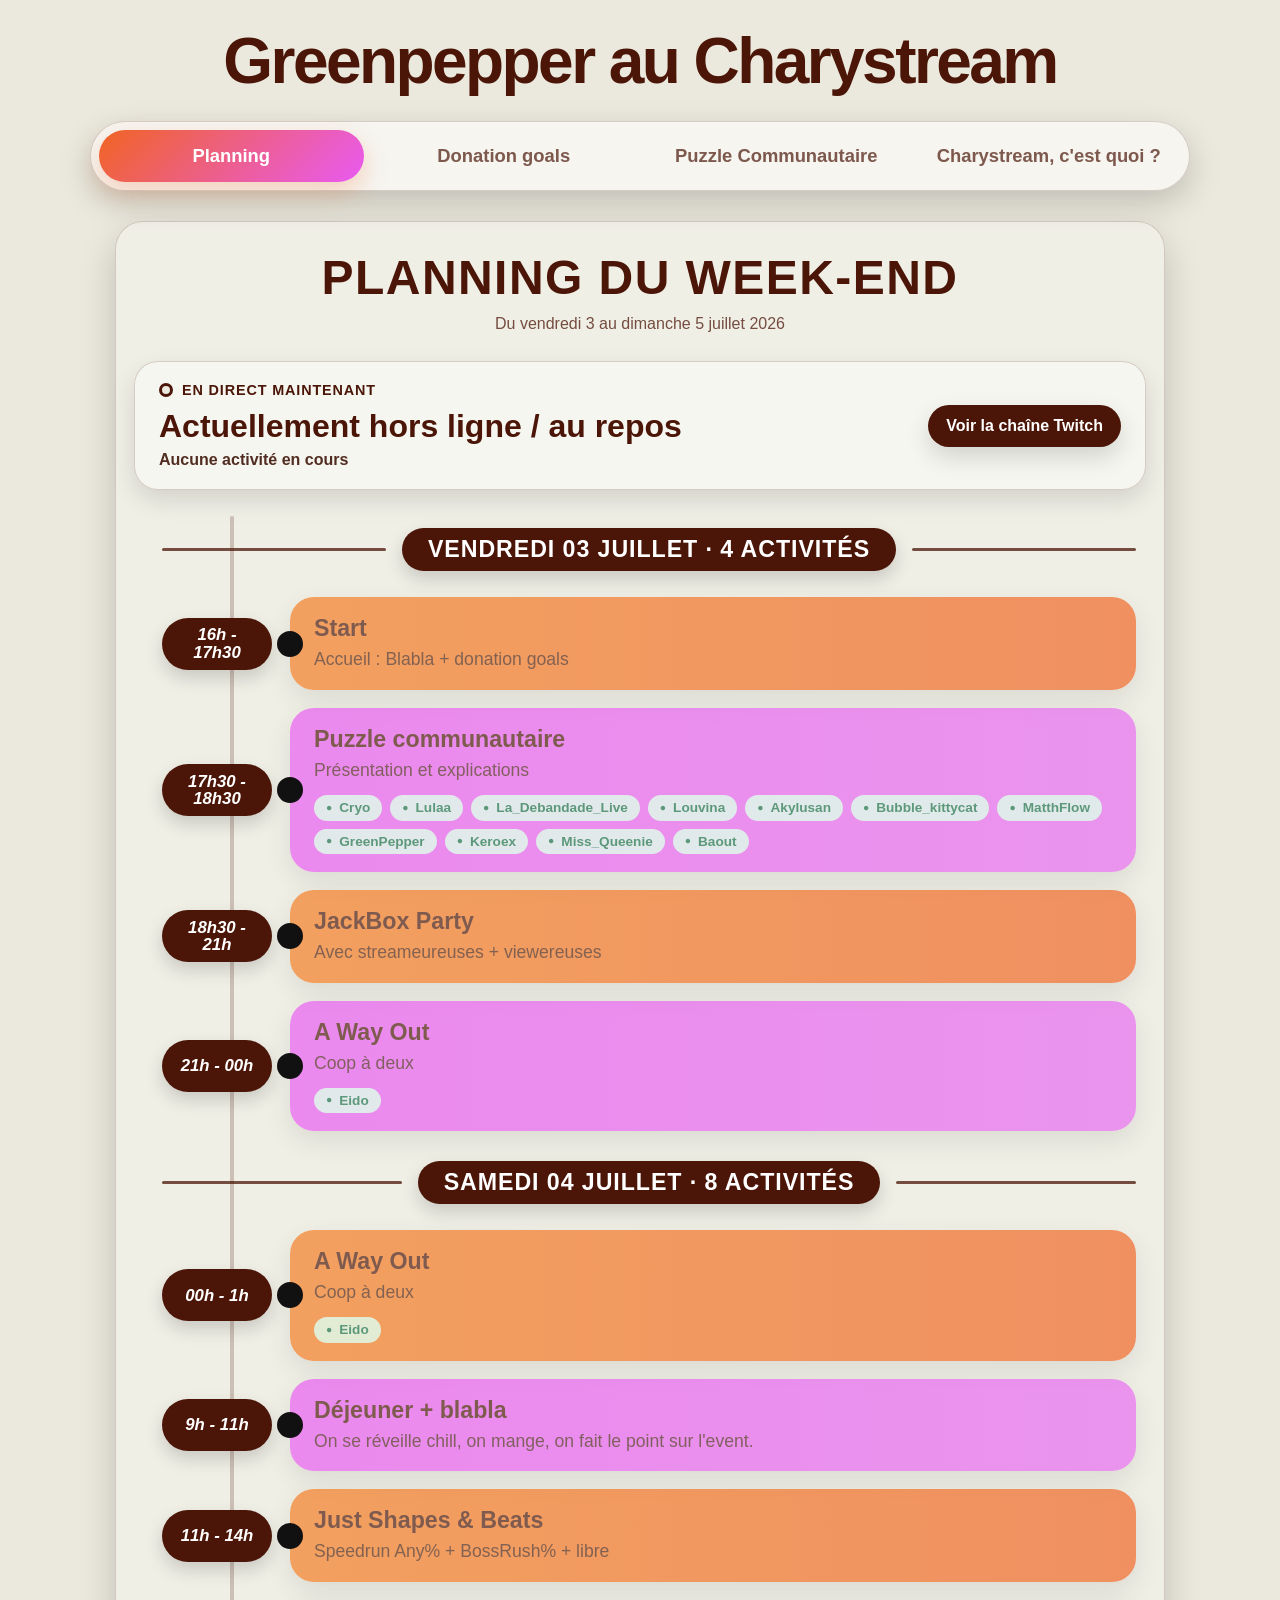
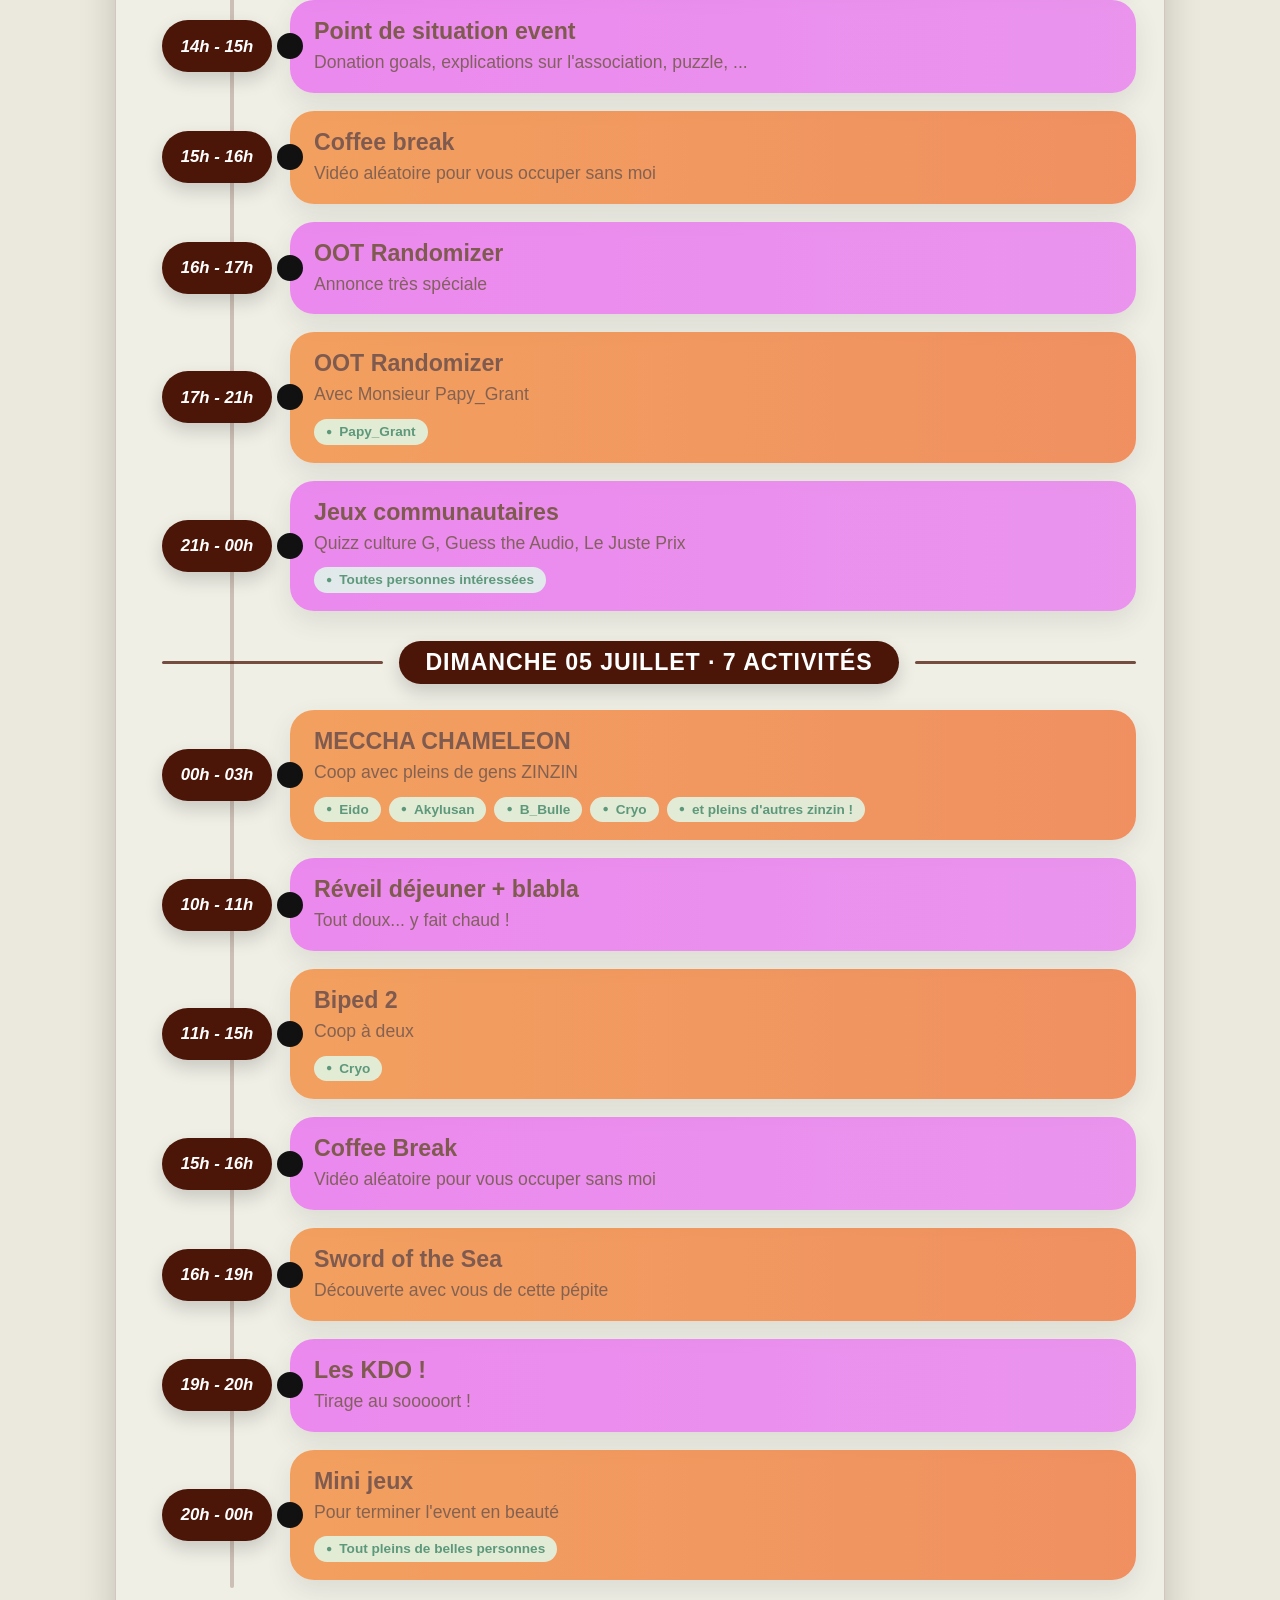
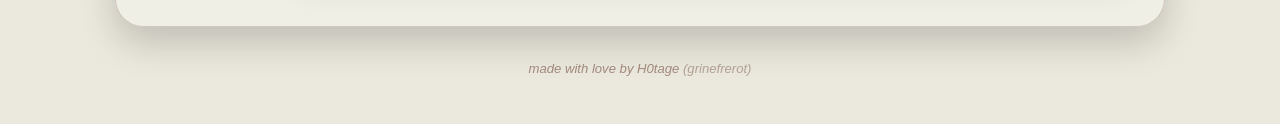
<file: index.html>
<!doctype html>
<html lang="fr">
<head>
  <meta charset="utf-8">

  <title>Greenpepper au Charystream</title>

  <meta name="viewport" content="width=device-width, initial-scale=1">

  <link rel="stylesheet" href="css/style.css">
  <link rel="icon" type="image/png" href="assets/favicon.png">
  <link rel="apple-touch-icon" href="assets/favicon.png">
  <script src="js/app.js?v=3" defer></script>
</head>

<body>
  <main>
    <header class="page-title">
      <h1>Greenpepper au Charystream</h1>
    </header>

<nav class="tabs" aria-label="Sélection du contenu">
  <button class="tab active" type="button" data-target="planning">
    Planning
  </button>

  <button class="tab" type="button" data-target="donation-goals">
    Donation goals
  </button>

  <button class="tab" type="button" data-target="puzzle-communautaire">
    Puzzle Communautaire
  </button>

  <button class="tab" type="button" data-target="charystream-info">
    Charystream, c'est quoi ?
  </button>
</nav>

    <section id="donation-goals" class="content">
      <div class="goals-board">
        <div class="goals-header">
          <div class="goal-icon" aria-hidden="true">
            <svg viewBox="0 0 64 64">
              <path d="M18 34h9l8 8h9c5 0 8 3 8 7v1H28l-13-7H8v-9h10z"></path>
              <path d="M35 24c-7-6-1-15 6-9 7-6 13 3 6 9l-6 6z"></path>
            </svg>
          </div>

          <div class="goal-title-block">
            <h2 class="goal-title">Donation goals</h2>
            <div class="goal-subtitle">GreenPepper</div>
            <div class="header-line"></div>
            <p class="goal-intro">
              Est-ce que tu es prêt à ajouter ton grain de poivre au poivrier ?
            </p>
          </div>

          <div class="streamer-area">
            <div class="charystream-badge">CharyStream<br>2026</div>
            <img class="streamer-photo" src="assets/greenpepper.webp" alt="Greenpepper">
          </div>
        </div>

        <ul class="goals-list">
          <li class="goal-row red fil-rouge">
            <span class="amount amount-long">À chaque<br>palier atteint</span>
            <span>
              On fait une course de boules sur Marbles on Stream.<br>
              La personne qui gagne double ses chances pour remporter des cadeaux le dimanche !
            </span>
          </li>

          <li class="goal-row red fil-rouge">
            <span class="amount amount-long">1 don d’au<br>moins 5€</span>
            <span>
              Puzzle communautaire : Le Poivrier VS le reste du monde.<br>
              Donne accès au puzzle du Poivrier. Tape !puzzle dans le tchat Twitch pour toutes les infos !
            </span>
          </li>

          <li class="goal-row pink">
            <span class="amount">25€</span>
            <span>On arrête tout et on fait cinq minutes de câlins à Maurice</span>
          </li>

          <li class="goal-row orange">
            <span class="amount">50€</span>
            <span>Reveal des cadeaux à gagner à la fin de l'event</span>
          </li>

          <li class="goal-row pink">
            <span class="amount">100€</span>
            <span>Reveal de GreenPepper quand il n'était pas encore vieux</span>
          </li>

          <li class="goal-row orange">
            <span class="amount">150€</span>
            <span>Surprise !</span>
          </li>

          <li class="goal-row pink">
            <span class="amount">200€</span>
            <span>Le Père Green reviendra un jour en live pour votre plus grand bonheur</span>
          </li>

          <li class="goal-row orange">
            <span class="amount">250€</span>
            <span>Je perds 14 ans en seulement 5 minutes en me rasant la barbe</span>
          </li>

          <li class="goal-row pink">
            <span class="amount">300€</span>
            <span>On trie et on classe ensemble tous les clips de la chaîne</span>
          </li>

          <li class="goal-row orange">
            <span class="amount">400€</span>
            <span>J'organise un Archipelago géant avec plus de 50 personnes</span>
          </li>

          <li class="goal-row pink">
            <span class="amount">500€</span>
            <span>Mario Golf 64 avec BlueGuy : Duel de couleur</span>
          </li>

          <li class="goal-row orange">
            <span class="amount">600€</span>
            <span>Seed de OOT rando en Crowd Control</span>
          </li>

          <li class="goal-row pink">
            <span class="amount">700€</span>
            <span>Suisse VS France - le vrai débat</span>
          </li>

          <li class="goal-row orange">
            <span class="amount">850€</span>
            <span>Live cuisine "Poivre vert" avec Hotage Etchebest</span>
          </li>

          <li class="goal-row pink">
            <span class="amount">1000€</span>
            <span>Green VS Wild - Je vous emmène en rando dans les montagnes Suisses</span>
          </li>

          <li class="goal-row orange">
            <span class="amount">1250€</span>
            <span>Je joue à Hollow Knight pour la première fois de ma vie.</span>
          </li>

          <li class="goal-row pink">
            <span class="amount">1666€</span>
            <span>Je vais jusqu'à Nancy pour que Papy me paie un BK (+ de 4h de route)</span>
          </li>

          <li class="goal-row orange">
            <span class="amount">2026€</span>
            <span>Je fais une seed de rando OOT All Sanity jusqu'au bout (non découplé)</span>
          </li>

          <li class="goal-row pink">
            <span class="amount">3333€</span>
            <span>Je suis un tuto de peinture de Bob Ross</span>
          </li>

          <li class="goal-row orange">
            <span class="amount">6666€</span>
            <span>Je ne rage plus jamais en jouant à League of Legends. Sinon je désinstalle le jeu à vie !</span>
          </li>
        </ul>
      </div>
    </section>

    <section id="planning" class="content active">
      <div class="schedule-board">
        <header class="schedule-header">
          <h2>Planning du week-end</h2>
          <p>Du vendredi 3 au dimanche 5 juillet 2026</p>
        </header>

        <div class="now-live-card is-rest" id="now-live" aria-live="polite">
  <div class="now-live-main">
    <div class="now-live-text">
      <div class="now-live-status">
        <span class="now-live-dot" aria-hidden="true"></span>
        <span>En direct maintenant</span>
      </div>

      <h3 id="now-live-title">Actuellement hors ligne / au repos</h3>
      <p id="now-live-time">Aucune activité en cours</p>
    </div>

    <a
      class="now-live-button"
      id="now-live-link"
      href="https://www.twitch.tv/greenpepperch"
      target="_blank"
      rel="noopener"
    >
      Voir la chaîne Twitch
    </a>
  </div>
</div>
        <div class="schedule-timeline" aria-label="Planning vertical du Charystream">
          <div class="day-separator">
            <span>Vendredi 03 juillet · 4 activités</span>
          </div>

          <article class="schedule-item orange"
            data-start="2026-07-03T16:00:00+02:00"
            data-end="2026-07-03T17:30:00+02:00">
            <div class="schedule-time">16h - 17h30</div>
            <div class="schedule-content">
              <h3>Start</h3>
              <p>Accueil : Blabla + donation goals</p>
            </div>
          </article>

          <article class="schedule-item pink"
            data-start="2026-07-03T17:30:00+02:00"
            data-end="2026-07-03T18:30:00+02:00">
            <div class="schedule-time">17h30 - 18h30</div>
            <div class="schedule-content">
              <h3>Puzzle communautaire</h3>
              <p>Présentation et explications</p>

              <div class="people-list">
                <span class="person-chip">Cryo</span>
                <span class="person-chip">Lulaa</span>
                <span class="person-chip">La_Debandade_Live</span>
                <span class="person-chip">Louvina</span>
                <span class="person-chip">Akylusan</span>
                <span class="person-chip">Bubble_kittycat</span>
                <span class="person-chip">MatthFlow</span>
                <span class="person-chip">GreenPepper</span>
                <span class="person-chip">Keroex</span>
                <span class="person-chip">Miss_Queenie</span>
                <span class="person-chip">Baout</span>
              </div>
            </div>
          </article>

          <article class="schedule-item orange"
            data-start="2026-07-03T18:30:00+02:00"
            data-end="2026-07-03T21:00:00+02:00">
            <div class="schedule-time">18h30 - 21h</div>
            <div class="schedule-content">
              <h3>JackBox Party</h3>
              <p>Avec streameureuses + viewereuses</p>
            </div>
          </article>

          <article class="schedule-item pink"
            data-start="2026-07-03T21:00:00+02:00"
            data-end="2026-07-04T00:00:00+02:00">
            <div class="schedule-time">21h - 00h</div>
            <div class="schedule-content">
              <h3>A Way Out</h3>
              <p>Coop à deux</p>

              <div class="people-list">
                <span class="person-chip">Eido</span>
              </div>
            </div>
          </article>

          <div class="day-separator">
            <span>Samedi 04 juillet · 8 activités</span>
          </div>

          <article class="schedule-item orange"
            data-start="2026-07-04T00:00:00+02:00"
            data-end="2026-07-04T01:00:00+02:00">
            <div class="schedule-time">00h - 1h</div>
            <div class="schedule-content">
              <h3>A Way Out</h3>
              <p>Coop à deux</p>

              <div class="people-list">
                <span class="person-chip">Eido</span>
              </div>
            </div>
          </article>

          <article class="schedule-item pink"
            data-start="2026-07-04T09:00:00+02:00"
            data-end="2026-07-04T11:00:00+02:00">
            <div class="schedule-time">9h - 11h</div>
            <div class="schedule-content">
              <h3>Déjeuner + blabla</h3>
              <p>On se réveille chill, on mange, on fait le point sur l'event.</p>
            </div>
          </article>

          <article class="schedule-item orange"
            data-start="2026-07-04T11:00:00+02:00"
            data-end="2026-07-04T14:00:00+02:00">
            <div class="schedule-time">11h - 14h</div>
            <div class="schedule-content">
              <h3>Just Shapes &amp; Beats</h3>
              <p>Speedrun Any% + BossRush% + libre</p>
            </div>
          </article>

          <article class="schedule-item pink"
            data-start="2026-07-04T14:00:00+02:00"
            data-end="2026-07-04T15:00:00+02:00">
            <div class="schedule-time">14h - 15h</div>
            <div class="schedule-content">
              <h3>Point de situation event</h3>
              <p>Donation goals, explications sur l'association, puzzle, ...</p>
            </div>
          </article>

          <article class="schedule-item orange"
            data-start="2026-07-04T15:00:00+02:00"
            data-end="2026-07-04T16:00:00+02:00">
            <div class="schedule-time">15h - 16h</div>
            <div class="schedule-content">
              <h3>Coffee break</h3>
              <p>Vidéo aléatoire pour vous occuper sans moi</p>
            </div>
          </article>

          <article class="schedule-item pink"
            data-start="2026-07-04T16:00:00+02:00"
            data-end="2026-07-04T17:00:00+02:00">
            <div class="schedule-time">16h - 17h</div>
            <div class="schedule-content">
              <h3>OOT Randomizer</h3>
              <p>Annonce très spéciale</p>
            </div>
          </article>

          <article class="schedule-item orange"
            data-start="2026-07-04T17:00:00+02:00"
            data-end="2026-07-04T21:00:00+02:00">
            <div class="schedule-time">17h - 21h</div>
            <div class="schedule-content">
              <h3>OOT Randomizer</h3>
              <p>Avec Monsieur Papy_Grant</p>

              <div class="people-list">
                <span class="person-chip">Papy_Grant</span>
              </div>
            </div>
          </article>

          <article class="schedule-item pink"
            data-start="2026-07-04T21:00:00+02:00"
            data-end="2026-07-05T00:00:00+02:00">
            <div class="schedule-time">21h - 00h</div>
            <div class="schedule-content">
              <h3>Jeux communautaires</h3>
              <p>Quizz culture G, Guess the Audio, Le Juste Prix</p>

              <div class="people-list">
                <span class="person-chip">Toutes personnes intéressées</span>
              </div>
            </div>
          </article>

          <div class="day-separator">
            <span>Dimanche 05 juillet · 7 activités</span>
          </div>

          <article class="schedule-item orange"
            data-start="2026-07-05T00:00:00+02:00"
            data-end="2026-07-05T03:00:00+02:00">
            <div class="schedule-time">00h - 03h</div>
            <div class="schedule-content">
              <h3>MECCHA CHAMELEON</h3>
              <p>Coop avec pleins de gens ZINZIN</p>

              <div class="people-list">
                <span class="person-chip">Eido</span>
                <span class="person-chip">Akylusan</span>
                <span class="person-chip">B_Bulle</span>
                <span class="person-chip">Cryo</span>
                <span class="person-chip">et pleins d'autres zinzin !</span>
              </div>
            </div>
          </article>

          <article class="schedule-item pink"
            data-start="2026-07-05T10:00:00+02:00"
            data-end="2026-07-05T11:00:00+02:00">
            <div class="schedule-time">10h - 11h</div>
            <div class="schedule-content">
              <h3>Réveil déjeuner + blabla</h3>
              <p>Tout doux... y fait chaud !</p>
            </div>
          </article>

          <article class="schedule-item orange"
            data-start="2026-07-05T11:00:00+02:00"
            data-end="2026-07-05T15:00:00+02:00">
            <div class="schedule-time">11h - 15h</div>
            <div class="schedule-content">
              <h3>Biped 2</h3>
              <p>Coop à deux</p>

              <div class="people-list">
                <span class="person-chip">Cryo</span>
              </div>
            </div>
          </article>

          <article class="schedule-item pink"
            data-start="2026-07-05T15:00:00+02:00"
            data-end="2026-07-05T16:00:00+02:00">
            <div class="schedule-time">15h - 16h</div>
            <div class="schedule-content">
              <h3>Coffee Break</h3>
              <p>Vidéo aléatoire pour vous occuper sans moi</p>
            </div>
          </article>

          <article class="schedule-item orange"
            data-start="2026-07-05T16:00:00+02:00"
            data-end="2026-07-05T19:00:00+02:00">
            <div class="schedule-time">16h - 19h</div>
            <div class="schedule-content">
              <h3>Sword of the Sea</h3>
              <p>Découverte avec vous de cette pépite</p>
            </div>
          </article>

          <article class="schedule-item pink"
            data-start="2026-07-05T19:00:00+02:00"
            data-end="2026-07-05T20:00:00+02:00">
            <div class="schedule-time">19h - 20h</div>
            <div class="schedule-content">
              <h3>Les KDO !</h3>
              <p>Tirage au sooooort !</p>
            </div>
          </article>

          <article class="schedule-item orange"
            data-start="2026-07-05T20:00:00+02:00"
            data-end="2026-07-06T00:00:00+02:00">
            <div class="schedule-time">20h - 00h</div>
            <div class="schedule-content">
              <h3>Mini jeux</h3>
              <p>Pour terminer l'event en beauté</p>

              <div class="people-list">
                <span class="person-chip">Tout pleins de belles personnes</span>
              </div>
            </div>
          </article>
        </div>
      </div>
    </section>

<section id="puzzle-communautaire" class="content">
  <div class="puzzle-board">
    <header class="puzzle-header">
      <h2>Puzzle Communautaire</h2>
      <p>Le Poivrier VS le reste du monde</p>
      <p class="puzzle-credit">Merci Lorexe pour la création de ce tutoriel</p>
    </header>

    <div class="puzzle-content">
      <article class="puzzle-hero-card">
        <div>
          <h3>Principe du jeu</h3>
          <p>
            Il s’agit d’un puzzle communautaire multijoueur. En début de partie,
            vous n’avez pas toutes les pièces : seulement une poignée d’environ
            270 pièces.
          </p>
          <p>
            De nouveaux lots de 100 pièces se débloquent au fur et à mesure que
            le puzzle avance.
          </p>
          <p>
            Si vous voyez d’autres pièces bouger, ce n’est pas un fantôme :
            d’autres personnes jouent en même temps.
          </p>
        </div>

        <div class="puzzle-quick-info">
          <span>🧩 Multijoueur</span>
          <span>🔓 Pièces débloquées progressivement</span>
          <span>💬 Mini-chat intégré</span>
        </div>
      </article>

<article class="puzzle-card">
  <h3>Comment rejoindre ?</h3>

  <p>
    Rendez-vous sur la page du jeu, puis connectez-vous avec les informations
    reçues avec le guide.
  </p>

  <a class="puzzle-button" href="https://jigsaw-ap.netlify.app/" target="_blank" rel="noopener">
    Ouvrir le jeu
  </a>

  <p class="puzzle-note">
    Il n’y a pas besoin de mot de passe : remplissez les champs demandés,
    puis cliquez sur <strong>Login &amp; Connect</strong>.
  </p>

  <img
    class="puzzle-screen"
    src="assets/puzzle_screen1.webp"
    alt="Écran de connexion au puzzle communautaire"
  >
</article>

      <article class="puzzle-card">
        <h3>Étape 1 — Télécharger l’image CharyStream</h3>
        <p>
          Avant de rejoindre la partie, téléchargez l’image CharyStream qui servira
          d’image de référence pour le puzzle.
        </p>

        <a class="puzzle-button" href="assets/Puzzle_CharyStream.webp?v=2" download="Puzzle_CharyStream.webp">
        Télécharger l’image
        </a>
      </article>

<article class="puzzle-card">
  <h3>Étape 2 — Choisir l’image du puzzle</h3>

  <p>
    Dans le menu de droite du jeu, cliquez sur
    <strong>load custom image</strong>, puis sélectionnez l’image CharyStream
    téléchargée sur votre ordinateur.
  </p>

  <p>
    Si l’image apparaît correctement à l’écran, vous pouvez rejoindre la partie
    en cliquant sur le bouton vert <strong>Start</strong>.
  </p>

  <img
    class="puzzle-screen"
    src="assets/puzzle_screen2.webp"
    alt="Bouton load custom image dans le menu du puzzle"
  >
</article>

      <article class="puzzle-card">
        <h3>Étape 3 — Déplacer et pivoter les pièces</h3>
        <p>
          Les pièces se déplacent en maintenant le clic de la souris. Elles se déposent
          quand vous relâchez le clic.
        </p>
        <p>
          Tant que vous avez une pièce “en main”, utilisez la molette pour la faire
          tourner de 90°.
        </p>
      </article>

      <article class="puzzle-card">
        <h3>Étape 4 — Assembler les pièces</h3>
        <p>
          Si deux pièces peuvent s’assembler, elles le feront automatiquement
          lorsque vous les déposez côte à côte.
        </p>
      </article>

      <article class="puzzle-card">
  <h3>Étape 5 — Comprendre l’avancement</h3>

  <p>
    En haut à droite, le jeu affiche l’état d’avancement du puzzle.
  </p>

  <img
    class="puzzle-screen puzzle-screen-small"
    src="assets/puzzle_screen3.webp"
    alt="Indicateurs Merges du puzzle"
  >

  <div class="puzzle-definition-list">
    <div>
      <strong>Merges</strong>
      <span>Nombre total d’assemblages déjà réalisés.</span>
    </div>

    <div>
      <strong>Merges possible</strong>
      <span>Nombre d’assemblages réalisables avec les pièces actuellement disponibles.</span>
    </div>
  </div>

  <p class="puzzle-note">
    Exemple : s’il y a 20 assemblages réalisés et 70 assemblages possibles,
    il reste 50 assemblages à faire.
  </p>
</article>

      <article class="puzzle-card">
        <h3>Jouer sur écran tactile</h3>
        <p>
          Le jeu est utilisable sur écran tactile. La différence principale concerne
          la rotation des pièces.
        </p>
        <p>
          Quand vous déplacez une pièce avec un doigt, elle peut pivoter à 90°
          en déplaçant un deuxième doigt sur l’écran.
        </p>
      </article>

      <article class="puzzle-final-card">
        <h3>Bon jeu à tous.tes</h3>
        <p>
          Coopérez, discutez dans le mini-chat et aidez le Poivrier à venir à bout
          du puzzle communautaire.
        </p>
      </article>
    </div>
  </div>
</section>

<section id="charystream-info" class="content">
  <div class="charystream-board">
    <header class="charystream-header">
      <h2>Charystream, c'est quoi ?</h2>
      <p>Un événement caritatif en stream au profit de la lutte contre la sclérose en plaques.</p>
    </header>

<article class="charystream-hero-card">
  <h3>Le cœur battant de la solidarité</h3>

  <div class="charystream-date-badge">
    <strong>Édition 2026</strong>
    <span>Du vendredi 3 au dimanche 5 juillet 2026</span>
  </div>

  <p>
    CharyStream rassemble des streamer.euse.s autour d’une cause commune :
    soutenir la lutte contre la sclérose en plaques.
  </p>

        <p>
          Pendant l’événement, les lives, les activités et les dons permettent de
          sensibiliser le public, de soutenir la recherche et d’améliorer le quotidien
          des personnes touchées par la maladie.
        </p>

        <a class="charystream-button" href="https://charystream.com/" target="_blank" rel="noopener">
          Voir le site officiel
        </a>
      </article>

      <div class="charystream-stat-grid">
        <article class="charystream-stat-card">
          <strong>2025</strong>
          <span>Première édition</span>
        </article>

        <article class="charystream-stat-card">
          <strong>21</strong>
          <span>Streamer.euse.s</span>
        </article>

        <article class="charystream-stat-card">
          <strong>18 059,75 €</strong>
          <span>Récoltés en 3 jours</span>
        </article>
      </div>

      <article class="charystream-card">
        <h3>Pourquoi cet événement existe ?</h3>

        <p>
          La sclérose en plaques est une maladie neurologique chronique et invalidante.
          CharyStream vise à réunir une communauté autour du divertissement tout en
          donnant de la visibilité à cette pathologie.
        </p>

        <p>
          L’événement met aussi en avant des témoignages et des activités éducatives
          pour mieux comprendre la maladie et les réalités vécues par les personnes concernées.
        </p>
      </article>

      <article class="charystream-card">
        <h3>À qui vont les dons ?</h3>

        <p>
          Les dons soutiennent France Sclérose en Plaques, une structure engagée dans
          la recherche, l’accompagnement des personnes malades et la sensibilisation.
        </p>

        <a class="charystream-button secondary" href="https://www.arsep.org/" target="_blank" rel="noopener">
          En savoir plus sur France Sclérose en Plaques
        </a>
      </article>
    </div>
  </div>
</section>
    
    <footer class="site-footer">
      made with love by H0tage <span>(grinefrerot)</span>
    </footer>
  </main>
</body>
</html>
</file>
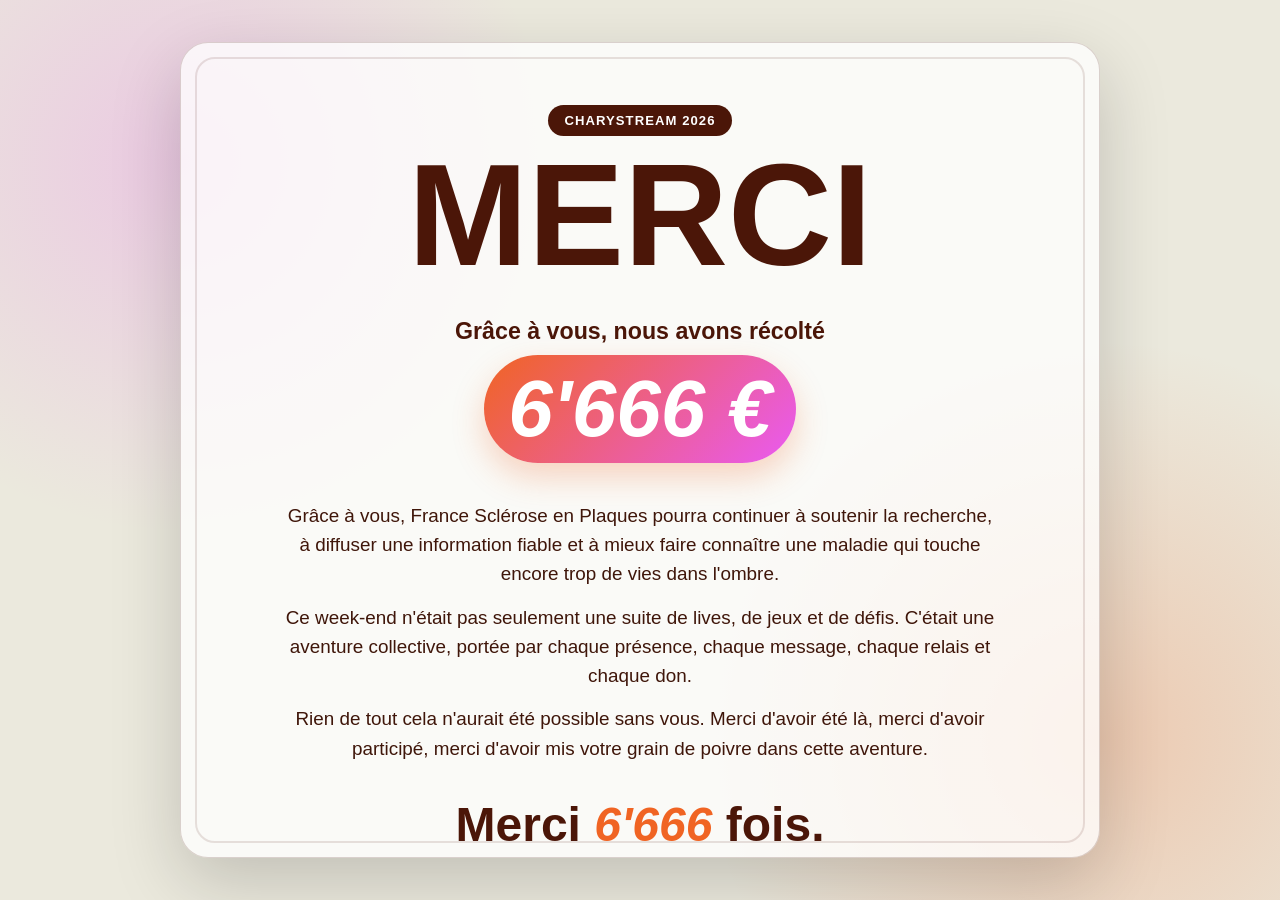
<file: merci.html>
<!doctype html>
<html lang="fr">
<head>
  <meta charset="utf-8">

  <title>Merci - Greenpepper au Charystream</title>

  <meta name="viewport" content="width=device-width, initial-scale=1">

  <style>
    :root {
      --page-bg: #ebe9dd;
      --brown: #4b1608;
      --orange: #f06423;
      --pink: #e95af2;
      --text: #3f160a;
      --border: rgba(66, 21, 8, 0.18);
      --shadow: rgba(0, 0, 0, 0.18);
      --gradient-brand: linear-gradient(135deg, var(--orange), var(--pink));
    }

    * {
      box-sizing: border-box;
    }

    html,
    body {
      min-height: 100%;
      margin: 0;
    }

    body {
      min-height: 100vh;
      padding: clamp(14px, 4vw, 42px);
      display: grid;
      place-items: center;
      overflow: hidden;
      background:
        radial-gradient(circle at 14% 18%, rgba(233, 90, 242, 0.22), transparent 28%),
        radial-gradient(circle at 86% 82%, rgba(240, 100, 35, 0.24), transparent 30%),
        var(--page-bg);
      color: var(--text);
      font-family: Arial, Helvetica, sans-serif;
    }

    .thanks-card {
      position: relative;
      width: min(100%, 920px);
      max-height: calc(100vh - clamp(28px, 8vw, 84px));
      padding: clamp(26px, 5vw, 62px);
      overflow: auto;
      border: 1px solid var(--border);
      border-radius: 28px;
      background: rgba(255, 255, 255, 0.76);
      box-shadow: 0 24px 70px var(--shadow);
      text-align: center;
    }

    .thanks-card::before {
      content: "";
      position: absolute;
      inset: 14px;
      z-index: 0;
      border: 2px solid rgba(75, 22, 8, 0.12);
      border-radius: 20px;
      pointer-events: none;
    }

    .thanks-content {
      position: relative;
      z-index: 1;
    }

    .thanks-kicker {
      display: inline-flex;
      align-items: center;
      justify-content: center;
      margin: 0 0 18px;
      padding: 8px 16px;
      border-radius: 999px;
      background: var(--brown);
      color: white;
      font-size: 0.82rem;
      font-weight: 900;
      letter-spacing: 0.08em;
      text-transform: uppercase;
    }

    h1 {
      margin: 0;
      color: var(--brown);
      font-size: clamp(4rem, 14vw, 9rem);
      font-weight: 900;
      line-height: 0.86;
      text-transform: uppercase;
    }

    .thanks-lead {
      margin: clamp(22px, 4vw, 40px) auto 10px;
      color: var(--brown);
      font-size: clamp(1.05rem, 2.4vw, 1.45rem);
      font-weight: 900;
    }

    .thanks-amount {
      width: fit-content;
      max-width: 100%;
      margin: 0 auto clamp(24px, 4vw, 38px);
      padding: 14px 24px;
      border-radius: 999px;
      background: var(--gradient-brand);
      box-shadow: 0 14px 32px rgba(240, 100, 35, 0.26);
      color: white;
      font-size: clamp(2rem, 7vw, 5rem);
      font-style: italic;
      font-weight: 900;
      line-height: 1;
      overflow-wrap: anywhere;
    }

    .thanks-text {
      max-width: 720px;
      margin: 0 auto;
    }

    .thanks-text p {
      margin: 0 0 14px;
      font-size: clamp(1rem, 1.7vw, 1.18rem);
      line-height: 1.55;
    }

    .thanks-final {
      margin: clamp(24px, 4vw, 36px) auto 0;
      color: var(--brown);
      font-size: clamp(1.45rem, 4vw, 3rem);
      font-weight: 900;
      line-height: 1.1;
    }

    .thanks-final span {
      color: var(--orange);
      font-style: italic;
      overflow-wrap: anywhere;
    }

    @media (max-width: 640px) {
      body {
        overflow: auto;
      }

      .thanks-card {
        max-height: none;
        border-radius: 20px;
      }

      .thanks-card::before {
        inset: 9px;
        border-radius: 15px;
      }
    }
  </style>
</head>

<body>
  <article class="thanks-card" aria-labelledby="thanks-title">
    <div class="thanks-content">
      <p class="thanks-kicker">Charystream 2026</p>

      <h1 id="thanks-title">Merci</h1>

      <p class="thanks-lead">Grâce à vous, nous avons récolté</p>

      <p class="thanks-amount">6'666 €</p>

      <div class="thanks-text">
        <p>
          Grâce à vous, France Sclérose en Plaques pourra continuer à soutenir
          la recherche, à diffuser une information fiable et à mieux faire connaître
          une maladie qui touche encore trop de vies dans l'ombre.
        </p>

        <p>
          Ce week-end n'était pas seulement une suite de lives, de jeux et de défis.
          C'était une aventure collective, portée par chaque présence, chaque message,
          chaque relais et chaque don.
        </p>

        <p>
          Rien de tout cela n'aurait été possible sans vous. Merci d'avoir été là,
          merci d'avoir participé, merci d'avoir mis votre grain de poivre dans cette aventure.
        </p>
      </div>

      <p class="thanks-final">
        Merci <span>6'666</span> fois.
      </p>
    </div>
  </article>
</body>
</html>
</file>
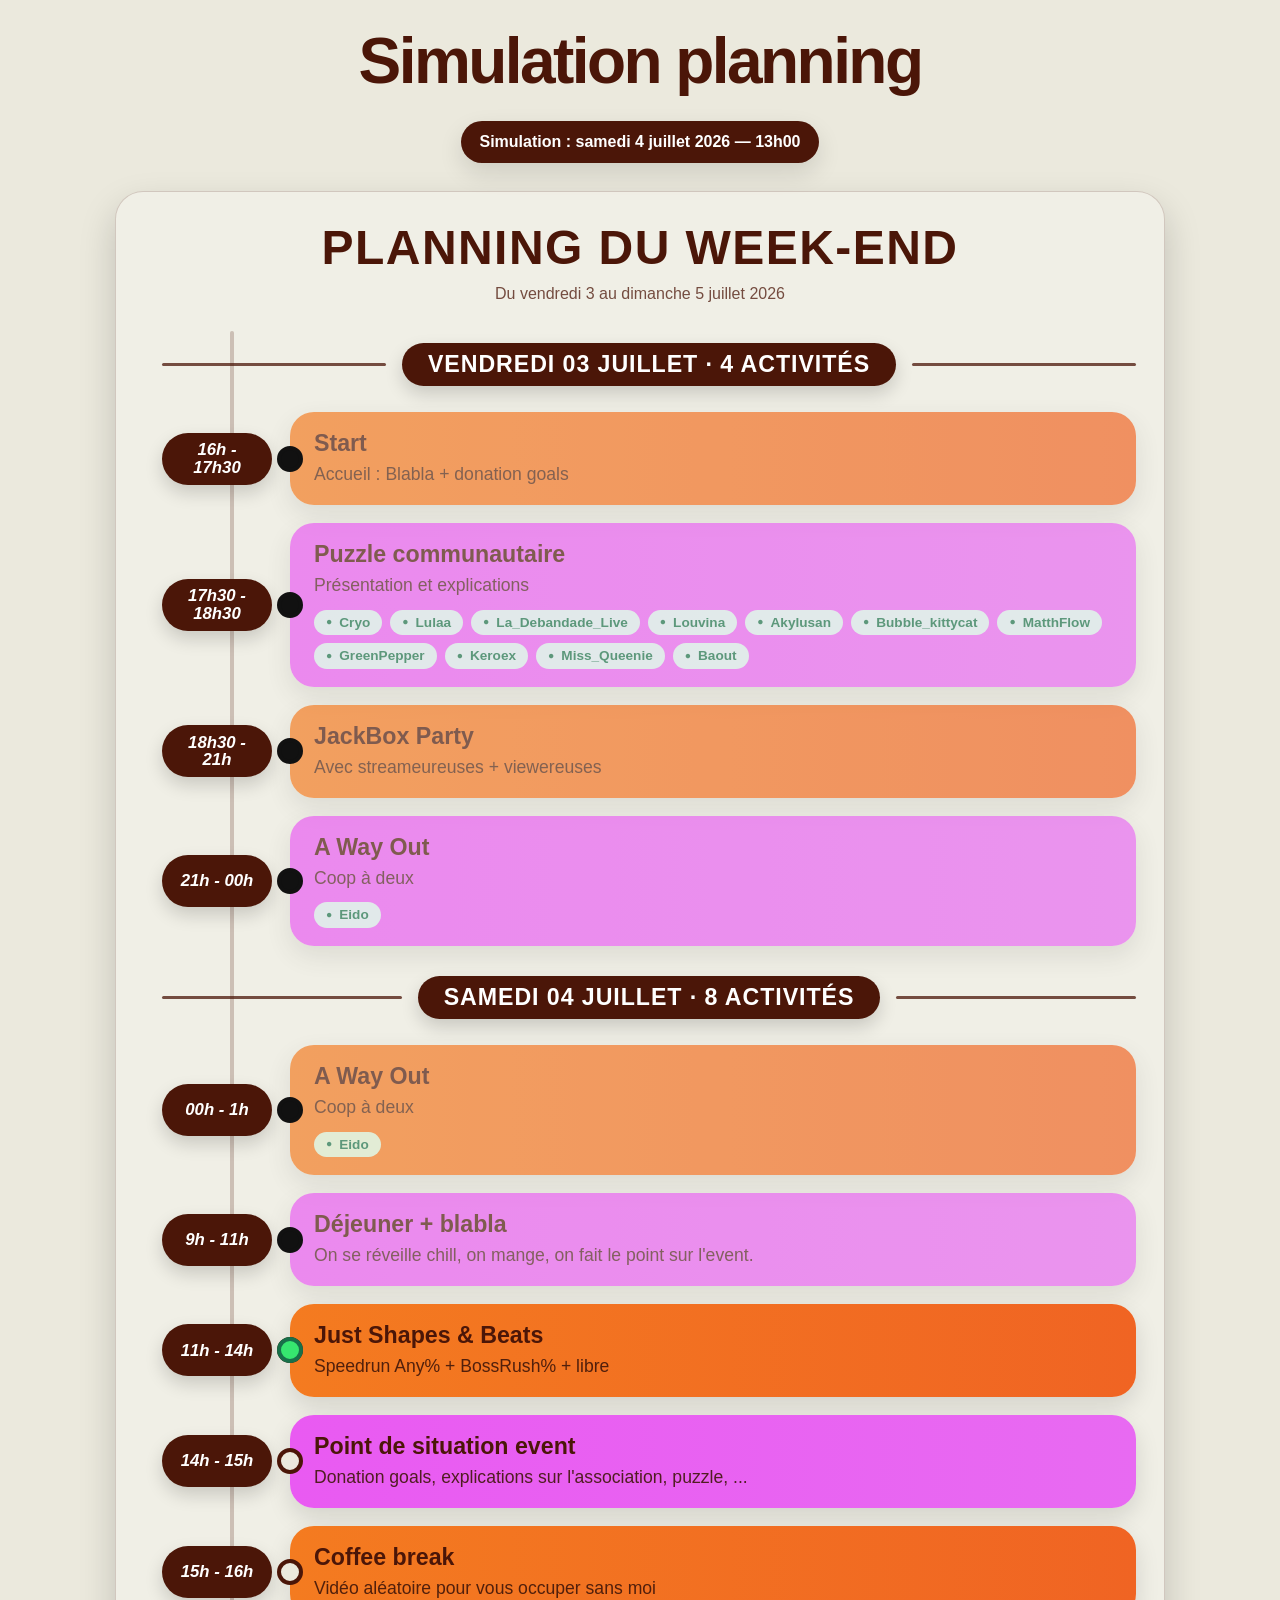
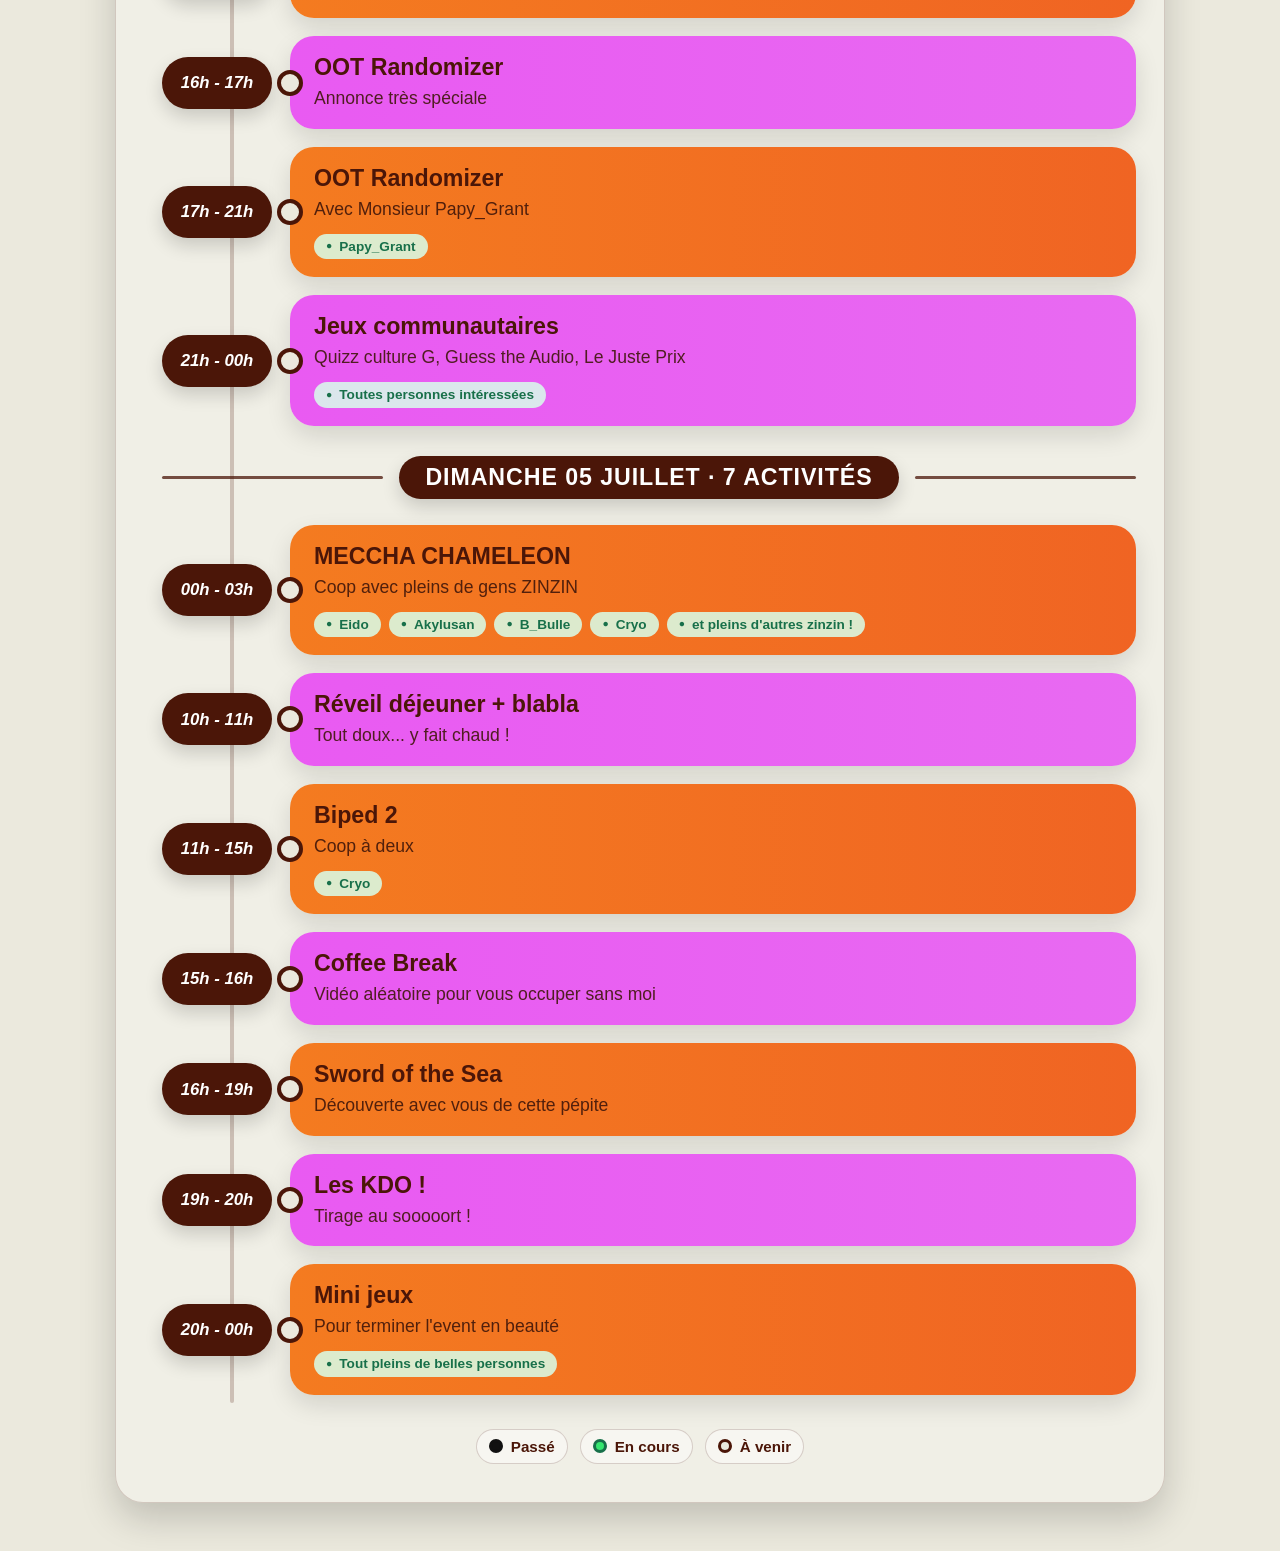
<file: simulation.html>
<!doctype html>
<html lang="fr">
<head>
  <meta charset="utf-8">
  <title>Simulation Planning — Greenpepper au Charystream</title>
  <meta name="viewport" content="width=device-width, initial-scale=1">

  <style>
/* ================================
   Variables
   ================================ */

:root {
  --page-bg: #ebe9dd;
  --brown: #4b1608;
  --orange: #f06423;
  --pink: #e95af2;
  --text: #3f160a;
  --muted: rgba(75, 22, 8, 0.75);
  --panel-bg: rgba(255, 255, 255, 0.28);
  --border: rgba(66, 21, 8, 0.18);
  --shadow: rgba(0, 0, 0, 0.18);
  --soft-shadow: rgba(0, 0, 0, 0.12);
  --gradient-orange: linear-gradient(90deg, #f47b20 0%, var(--orange) 100%);
  --gradient-pink: linear-gradient(90deg, #e95af2 0%, #e86af2 100%);
}


/* ================================
   Base
   ================================ */

* {
  box-sizing: border-box;
}

html,
body {
  min-height: 100%;
  margin: 0;
  padding: 0;
  background: var(--page-bg);
  color: var(--text);
  font-family: Arial, Helvetica, sans-serif;
}

body {
  padding: 28px 14px 48px;
}

main {
  width: 100%;
  max-width: 1250px;
  margin: 0 auto;
}

.page-title {
  margin-bottom: 26px;
  text-align: center;
}

.page-title h1 {
  margin: 0;
  color: var(--brown);
  font-size: clamp(2rem, 5vw, 4rem);
  line-height: 1.05;
  letter-spacing: -0.04em;
}

.simulation-note {
  width: fit-content;
  max-width: 100%;
  margin: 0 auto 28px;
  padding: 12px 18px;
  border-radius: 999px;
  background: var(--brown);
  color: white;
  font-weight: 900;
  text-align: center;
  box-shadow: 0 10px 24px var(--soft-shadow);
}


/* ================================
   Planning — conteneur
   ================================ */

.schedule-board {
  width: 100%;
  max-width: 1050px;
  margin: 0 auto;
  padding: 28px 18px 38px;
  border: 1px solid var(--border);
  border-radius: 28px;
  background: var(--panel-bg);
  box-shadow: 0 16px 36px var(--shadow);
}

.schedule-header {
  margin-bottom: 28px;
  text-align: center;
}

.schedule-header h2 {
  margin: 0;
  color: var(--brown);
  font-size: clamp(2rem, 4vw, 3rem);
  letter-spacing: 0.03em;
  text-transform: uppercase;
}

.schedule-header p {
  margin: 10px 0 0;
  color: var(--muted);
  font-size: 1rem;
}


/* ================================
   Planning — timeline
   ================================ */

.schedule-timeline {
  position: relative;
  display: flex;
  flex-direction: column;
  gap: 18px;
  padding: 0 10px 8px 28px;
}

.schedule-timeline::before {
  content: "";
  position: absolute;
  top: 0;
  bottom: 0;
  left: 96px;
  width: 4px;
  border-radius: 999px;
  background: rgba(75, 22, 8, 0.22);
}

.day-separator {
  position: relative;
  z-index: 2;
  display: flex;
  align-items: center;
  gap: 16px;
  margin: 6px 0 2px;
  padding: 6px 0;
}

.day-separator::before,
.day-separator::after {
  content: "";
  flex: 1;
  height: 3px;
  border-radius: 999px;
  background: var(--brown);
  opacity: 0.75;
}

.day-separator span {
  padding: 8px 26px;
  border-radius: 999px;
  background: var(--brown);
  box-shadow: 0 8px 18px rgba(0, 0, 0, 0.16);
  color: white;
  font-size: clamp(1.1rem, 2vw, 1.45rem);
  font-weight: 900;
  letter-spacing: 0.04em;
  text-transform: uppercase;
  white-space: nowrap;
}


/* ================================
   Planning — activités
   ================================ */

.schedule-item {
  position: relative;
  z-index: 1;
  display: grid;
  grid-template-columns: 110px 1fr;
  align-items: stretch;
  gap: 18px;
  min-height: 92px;
}

.schedule-time {
  position: relative;
  z-index: 4;
  display: flex;
  align-items: center;
  align-self: center;
  justify-content: center;
  min-height: 52px;
  padding: 0 10px;
  border-radius: 999px;
  background: var(--brown);
  box-shadow: 0 8px 18px rgba(0, 0, 0, 0.16);
  color: white;
  font-size: 1.05rem;
  font-style: italic;
  font-weight: 900;
  line-height: 1.05;
  text-align: center;
}

.schedule-time::after {
  content: "";
  position: absolute;
  z-index: 6;
  right: -31px;
  width: 18px;
  height: 18px;
  border: 4px solid var(--brown);
  border-radius: 50%;
  background: var(--page-bg);
}

.schedule-item.is-past .schedule-time::after {
  border-color: #111111;
  background: #111111;
}

.schedule-item.is-past .schedule-content {
  opacity: 0.68;
}

.schedule-item.is-live .schedule-time::before {
  content: "";
  position: absolute;
  z-index: 7;
  right: -31px;
  width: 18px;
  height: 18px;
  border: 4px solid #18704a;
  border-radius: 50%;
  background: #36e66f;
  box-shadow: 0 0 0 0 rgba(54, 230, 111, 0.65);
  animation: livePulse 2.2s ease-in-out infinite;
}

.schedule-content {
  padding: 18px 24px;
  border-radius: 24px;
  box-shadow: 0 10px 24px var(--soft-shadow);
  color: var(--text);
}

.schedule-item.orange .schedule-content {
  background: var(--gradient-orange);
}

.schedule-item.pink .schedule-content {
  background: var(--gradient-pink);
}

.schedule-content h3 {
  margin: 0 0 6px;
  color: var(--brown);
  font-size: clamp(1.15rem, 2vw, 1.45rem);
}

.schedule-content p {
  margin: 0;
  color: rgba(63, 22, 10, 0.9);
  font-size: clamp(0.95rem, 1.6vw, 1.1rem);
  line-height: 1.35;
}


/* ================================
   Participants
   ================================ */

.people-list {
  display: flex;
  flex-wrap: wrap;
  gap: 8px;
  margin-top: 12px;
}

.person-chip {
  display: inline-flex;
  align-items: center;
  padding: 6px 12px;
  border-radius: 999px;
  background: rgba(217, 255, 235, 0.85);
  color: #18704a;
  font-size: 0.85rem;
  font-weight: 800;
  line-height: 1;
}

.person-chip::before {
  content: "●";
  margin-right: 7px;
  color: #18704a;
  font-size: 0.65rem;
}


/* ================================
   Légende
   ================================ */

.legend {
  display: flex;
  flex-wrap: wrap;
  justify-content: center;
  gap: 12px;
  margin: 26px auto 0;
  color: var(--brown);
  font-size: 0.95rem;
  font-weight: 800;
}

.legend span {
  display: inline-flex;
  align-items: center;
  gap: 8px;
  padding: 8px 12px;
  border-radius: 999px;
  background: rgba(255, 255, 255, 0.45);
  border: 1px solid var(--border);
}

.legend-dot {
  width: 14px;
  height: 14px;
  border: 3px solid var(--brown);
  border-radius: 50%;
  background: var(--page-bg);
}

.legend-dot.past {
  border-color: #111111;
  background: #111111;
}

.legend-dot.live {
  border-color: #18704a;
  background: #36e66f;
  animation: livePulse 2.2s ease-in-out infinite;
}


/* ================================
   Animations
   ================================ */

@keyframes fadeIn {
  from {
    opacity: 0;
    transform: translateY(6px);
  }

  to {
    opacity: 1;
    transform: translateY(0);
  }
}

@keyframes livePulse {
  0% {
    opacity: 0.45;
    box-shadow: 0 0 0 0 rgba(54, 230, 111, 0.65);
  }

  50% {
    opacity: 1;
    box-shadow: 0 0 0 10px rgba(54, 230, 111, 0);
  }

  100% {
    opacity: 0.45;
    box-shadow: 0 0 0 0 rgba(54, 230, 111, 0);
  }
}


/* ================================
   Responsive
   ================================ */

@media (max-width: 700px) {
  .schedule-board {
    padding: 22px 8px 30px;
    border-radius: 20px;
  }

  .schedule-timeline {
    gap: 14px;
    padding-right: 4px;
    padding-left: 8px;
  }

  .schedule-timeline::before {
    left: 64px;
  }

  .schedule-item {
    grid-template-columns: 74px 1fr;
    gap: 12px;
    min-height: 82px;
  }

  .schedule-time {
    min-height: 42px;
    padding: 0 8px;
    font-size: 0.82rem;
  }

.schedule-item.is-live .schedule-time::before {
  right: -22px;
  width: 14px;
  height: 14px;
  border-width: 3px;
}

  .schedule-content {
    padding: 14px 16px;
    border-radius: 18px;
  }

  .day-separator {
    gap: 10px;
    padding: 4px 0;
  }

  .day-separator span {
    padding: 8px 14px;
    font-size: 0.95rem;
    text-align: center;
    white-space: normal;
  }

  .person-chip {
    padding: 5px 9px;
    font-size: 0.75rem;
  }
}

@media (max-width: 600px) {
  body {
    padding: 18px 8px 36px;
  }
}
  </style>
</head>

<body>
  <main>
    <header class="page-title">
      <h1>Simulation planning</h1>
    </header>

    <div class="simulation-note">
      Simulation : samedi 4 juillet 2026 — 13h00
    </div>

    <section id="planning" class="content active">
      <div class="schedule-board">
        <header class="schedule-header">
          <h2>Planning du week-end</h2>
          <p>Du vendredi 3 au dimanche 5 juillet 2026</p>
        </header>

        <div class="schedule-timeline" aria-label="Planning vertical du Charystream">
          <div class="day-separator">
            <span>Vendredi 03 juillet · 4 activités</span>
          </div>

          <article class="schedule-item orange"
            data-start="2026-07-03T16:00:00+02:00"
            data-end="2026-07-03T17:30:00+02:00">
            <div class="schedule-time">16h - 17h30</div>
            <div class="schedule-content">
              <h3>Start</h3>
              <p>Accueil : Blabla + donation goals</p>
            </div>
          </article>

          <article class="schedule-item pink"
            data-start="2026-07-03T17:30:00+02:00"
            data-end="2026-07-03T18:30:00+02:00">
            <div class="schedule-time">17h30 - 18h30</div>
            <div class="schedule-content">
              <h3>Puzzle communautaire</h3>
              <p>Présentation et explications</p>

              <div class="people-list">
                <span class="person-chip">Cryo</span>
                <span class="person-chip">Lulaa</span>
                <span class="person-chip">La_Debandade_Live</span>
                <span class="person-chip">Louvina</span>
                <span class="person-chip">Akylusan</span>
                <span class="person-chip">Bubble_kittycat</span>
                <span class="person-chip">MatthFlow</span>
                <span class="person-chip">GreenPepper</span>
                <span class="person-chip">Keroex</span>
                <span class="person-chip">Miss_Queenie</span>
                <span class="person-chip">Baout</span>
              </div>
            </div>
          </article>

          <article class="schedule-item orange"
            data-start="2026-07-03T18:30:00+02:00"
            data-end="2026-07-03T21:00:00+02:00">
            <div class="schedule-time">18h30 - 21h</div>
            <div class="schedule-content">
              <h3>JackBox Party</h3>
              <p>Avec streameureuses + viewereuses</p>
            </div>
          </article>

          <article class="schedule-item pink"
            data-start="2026-07-03T21:00:00+02:00"
            data-end="2026-07-04T00:00:00+02:00">
            <div class="schedule-time">21h - 00h</div>
            <div class="schedule-content">
              <h3>A Way Out</h3>
              <p>Coop à deux</p>

              <div class="people-list">
                <span class="person-chip">Eido</span>
              </div>
            </div>
          </article>

          <div class="day-separator">
            <span>Samedi 04 juillet · 8 activités</span>
          </div>

          <article class="schedule-item orange"
            data-start="2026-07-04T00:00:00+02:00"
            data-end="2026-07-04T01:00:00+02:00">
            <div class="schedule-time">00h - 1h</div>
            <div class="schedule-content">
              <h3>A Way Out</h3>
              <p>Coop à deux</p>

              <div class="people-list">
                <span class="person-chip">Eido</span>
              </div>
            </div>
          </article>

          <article class="schedule-item pink"
            data-start="2026-07-04T09:00:00+02:00"
            data-end="2026-07-04T11:00:00+02:00">
            <div class="schedule-time">9h - 11h</div>
            <div class="schedule-content">
              <h3>Déjeuner + blabla</h3>
              <p>On se réveille chill, on mange, on fait le point sur l'event.</p>
            </div>
          </article>

          <article class="schedule-item orange"
            data-start="2026-07-04T11:00:00+02:00"
            data-end="2026-07-04T14:00:00+02:00">
            <div class="schedule-time">11h - 14h</div>
            <div class="schedule-content">
              <h3>Just Shapes &amp; Beats</h3>
              <p>Speedrun Any% + BossRush% + libre</p>
            </div>
          </article>

          <article class="schedule-item pink"
            data-start="2026-07-04T14:00:00+02:00"
            data-end="2026-07-04T15:00:00+02:00">
            <div class="schedule-time">14h - 15h</div>
            <div class="schedule-content">
              <h3>Point de situation event</h3>
              <p>Donation goals, explications sur l'association, puzzle, ...</p>
            </div>
          </article>

          <article class="schedule-item orange"
            data-start="2026-07-04T15:00:00+02:00"
            data-end="2026-07-04T16:00:00+02:00">
            <div class="schedule-time">15h - 16h</div>
            <div class="schedule-content">
              <h3>Coffee break</h3>
              <p>Vidéo aléatoire pour vous occuper sans moi</p>
            </div>
          </article>

          <article class="schedule-item pink"
            data-start="2026-07-04T16:00:00+02:00"
            data-end="2026-07-04T17:00:00+02:00">
            <div class="schedule-time">16h - 17h</div>
            <div class="schedule-content">
              <h3>OOT Randomizer</h3>
              <p>Annonce très spéciale</p>
            </div>
          </article>

          <article class="schedule-item orange"
            data-start="2026-07-04T17:00:00+02:00"
            data-end="2026-07-04T21:00:00+02:00">
            <div class="schedule-time">17h - 21h</div>
            <div class="schedule-content">
              <h3>OOT Randomizer</h3>
              <p>Avec Monsieur Papy_Grant</p>

              <div class="people-list">
                <span class="person-chip">Papy_Grant</span>
              </div>
            </div>
          </article>

          <article class="schedule-item pink"
            data-start="2026-07-04T21:00:00+02:00"
            data-end="2026-07-05T00:00:00+02:00">
            <div class="schedule-time">21h - 00h</div>
            <div class="schedule-content">
              <h3>Jeux communautaires</h3>
              <p>Quizz culture G, Guess the Audio, Le Juste Prix</p>

              <div class="people-list">
                <span class="person-chip">Toutes personnes intéressées</span>
              </div>
            </div>
          </article>

          <div class="day-separator">
            <span>Dimanche 05 juillet · 7 activités</span>
          </div>

          <article class="schedule-item orange"
            data-start="2026-07-05T00:00:00+02:00"
            data-end="2026-07-05T03:00:00+02:00">
            <div class="schedule-time">00h - 03h</div>
            <div class="schedule-content">
              <h3>MECCHA CHAMELEON</h3>
              <p>Coop avec pleins de gens ZINZIN</p>

              <div class="people-list">
                <span class="person-chip">Eido</span>
                <span class="person-chip">Akylusan</span>
                <span class="person-chip">B_Bulle</span>
                <span class="person-chip">Cryo</span>
                <span class="person-chip">et pleins d'autres zinzin !</span>
              </div>
            </div>
          </article>

          <article class="schedule-item pink"
            data-start="2026-07-05T10:00:00+02:00"
            data-end="2026-07-05T11:00:00+02:00">
            <div class="schedule-time">10h - 11h</div>
            <div class="schedule-content">
              <h3>Réveil déjeuner + blabla</h3>
              <p>Tout doux... y fait chaud !</p>
            </div>
          </article>

          <article class="schedule-item orange"
            data-start="2026-07-05T11:00:00+02:00"
            data-end="2026-07-05T15:00:00+02:00">
            <div class="schedule-time">11h - 15h</div>
            <div class="schedule-content">
              <h3>Biped 2</h3>
              <p>Coop à deux</p>

              <div class="people-list">
                <span class="person-chip">Cryo</span>
              </div>
            </div>
          </article>

          <article class="schedule-item pink"
            data-start="2026-07-05T15:00:00+02:00"
            data-end="2026-07-05T16:00:00+02:00">
            <div class="schedule-time">15h - 16h</div>
            <div class="schedule-content">
              <h3>Coffee Break</h3>
              <p>Vidéo aléatoire pour vous occuper sans moi</p>
            </div>
          </article>

          <article class="schedule-item orange"
            data-start="2026-07-05T16:00:00+02:00"
            data-end="2026-07-05T19:00:00+02:00">
            <div class="schedule-time">16h - 19h</div>
            <div class="schedule-content">
              <h3>Sword of the Sea</h3>
              <p>Découverte avec vous de cette pépite</p>
            </div>
          </article>

          <article class="schedule-item pink"
            data-start="2026-07-05T19:00:00+02:00"
            data-end="2026-07-05T20:00:00+02:00">
            <div class="schedule-time">19h - 20h</div>
            <div class="schedule-content">
              <h3>Les KDO !</h3>
              <p>Tirage au sooooort !</p>
            </div>
          </article>

          <article class="schedule-item orange"
            data-start="2026-07-05T20:00:00+02:00"
            data-end="2026-07-06T00:00:00+02:00">
            <div class="schedule-time">20h - 00h</div>
            <div class="schedule-content">
              <h3>Mini jeux</h3>
              <p>Pour terminer l'event en beauté</p>

              <div class="people-list">
                <span class="person-chip">Tout pleins de belles personnes</span>
              </div>
            </div>
          </article>
        </div>

        <div class="legend">
          <span><i class="legend-dot past"></i> Passé</span>
          <span><i class="legend-dot live"></i> En cours</span>
          <span><i class="legend-dot"></i> À venir</span>
        </div>
      </div>
    </section>
  </main>

  <script>
    const simulatedNow = new Date("2026-07-04T13:00:00+02:00");
    const scheduleItems = document.querySelectorAll(".schedule-item[data-start][data-end]");

    function updateScheduleStatus() {
      scheduleItems.forEach((item) => {
        const start = new Date(item.dataset.start);
        const end = new Date(item.dataset.end);
        const status = simulatedNow < start ? "is-future" : simulatedNow <= end ? "is-live" : "is-past";

        item.classList.remove("is-past", "is-live", "is-future");
        item.classList.add(status);
      });
    }

    updateScheduleStatus();
  </script>
</body>
</html>
</file>
<file: css/style.css>
/* ================================
   Variables
   ================================ */

:root {
  --page-bg: #ebe9dd;
  --brown: #4b1608;
  --orange: #f06423;
  --pink: #e95af2;
  --red: #ff443a;
  --text: #3f160a;
  --line: rgba(75, 22, 8, 0.65);
  --muted: rgba(75, 22, 8, 0.75);
  --tab-bg: rgba(255, 255, 255, 0.55);
  --panel-bg: rgba(255, 255, 255, 0.28);
  --card-bg: rgba(255, 255, 255, 0.42);
  --soft-card-bg: rgba(255, 255, 255, 0.55);
  --border: rgba(66, 21, 8, 0.18);
  --shadow: rgba(0, 0, 0, 0.18);
  --soft-shadow: rgba(0, 0, 0, 0.12);
  --gradient-brand: linear-gradient(135deg, var(--orange), var(--pink));
  --gradient-orange: linear-gradient(90deg, #f47b20 0%, var(--orange) 100%);
  --gradient-pink: linear-gradient(90deg, #e95af2 0%, #e86af2 100%);
  --gradient-red: linear-gradient(90deg, #ff443a 0%, var(--red) 100%);
  --gradient-card: linear-gradient(
    135deg,
    rgba(240, 100, 35, 0.95),
    rgba(233, 90, 242, 0.88)
  );
}


/* ================================
   Base
   ================================ */

* {
  box-sizing: border-box;
}

html,
body {
  min-height: 100%;
  margin: 0;
  padding: 0;
  background: var(--page-bg);
  color: var(--text);
  font-family: Arial, Helvetica, sans-serif;
}

body {
  padding: 28px 14px 48px;
}

main {
  width: 100%;
  max-width: 1250px;
  margin: 0 auto;
}


/* ================================
   Title and tabs
   ================================ */

.page-title {
  margin-bottom: 26px;
  text-align: center;
}

.page-title h1 {
  margin: 0;
  color: var(--brown);
  font-size: clamp(2rem, 5vw, 4rem);
  line-height: 1.05;
  letter-spacing: -0.04em;
}

.tabs {
  display: grid;
  grid-template-columns: repeat(4, 1fr);
  gap: 8px;
  max-width: 1100px;
  margin: 0 auto 30px;
  padding: 8px;
  border: 1px solid var(--border);
  border-radius: 999px;
  background: var(--tab-bg);
  box-shadow: 0 12px 32px var(--shadow);
}

.tab {
  padding: 16px 14px;
  border: 0;
  border-radius: 999px;
  background: transparent;
  color: var(--brown);
  cursor: pointer;
  font-size: clamp(0.9rem, 2.1vw, 1.15rem);
  font-weight: 800;
  line-height: 1.1;
  opacity: 0.7;
  transition: 160ms ease;
}

.tab:hover {
  background: rgba(255, 255, 255, 0.45);
  opacity: 1;
}

.tab.active {
  background: var(--gradient-brand);
  box-shadow: 0 10px 24px rgba(240, 100, 35, 0.25);
  color: white;
  opacity: 1;
}

.content {
  display: none;
}

.content.active {
  display: block;
  animation: fadeIn 160ms ease;
}


/* ================================
   Shared panels and cards
   ================================ */

.schedule-board,
.puzzle-board,
.charystream-board {
  width: 100%;
  max-width: 1050px;
  margin: 0 auto;
  border: 1px solid var(--border);
  border-radius: 28px;
  background: var(--panel-bg);
  box-shadow: 0 16px 36px var(--shadow);
}

.schedule-board {
  padding: 28px 18px 38px;
}

.puzzle-board,
.charystream-board {
  padding: 32px 24px 40px;
}

.schedule-header,
.puzzle-header,
.charystream-header {
  margin-bottom: 28px;
  text-align: center;
}

.schedule-header h2,
.puzzle-header h2,
.charystream-header h2 {
  margin: 0;
  color: var(--brown);
  font-size: clamp(2rem, 4vw, 3rem);
  letter-spacing: 0.03em;
  text-transform: uppercase;
}

.schedule-header p,
.puzzle-header p,
.charystream-header p {
  margin: 10px 0 0;
  color: var(--muted);
  font-size: 1rem;
}

.puzzle-hero-card,
.puzzle-card,
.puzzle-final-card,
.charystream-hero-card,
.charystream-card {
  padding: 24px 28px;
  border: 1px solid var(--border);
  border-radius: 24px;
  box-shadow: 0 10px 24px rgba(0, 0, 0, 0.10);
}

.puzzle-hero-card,
.charystream-hero-card {
  background: var(--gradient-card);
}

.puzzle-card,
.charystream-card {
  background: var(--card-bg);
}

.puzzle-hero-card h3,
.puzzle-card h3,
.puzzle-final-card h3,
.charystream-hero-card h3,
.charystream-card h3 {
  margin: 0 0 12px;
  color: var(--brown);
  font-size: clamp(1.35rem, 2.5vw, 1.75rem);
}

.puzzle-final-card h3 {
  color: white;
}

.puzzle-hero-card p,
.puzzle-card p,
.puzzle-final-card p,
.charystream-hero-card p,
.charystream-card p {
  margin: 0 0 10px;
  font-size: 1rem;
  line-height: 1.48;
}

.puzzle-hero-card p:last-child,
.puzzle-card p:last-child,
.puzzle-final-card p:last-child {
  margin-bottom: 0;
}

.puzzle-button,
.charystream-button {
  display: inline-flex;
  align-items: center;
  justify-content: center;
  padding: 12px 18px;
  border-radius: 999px;
  color: white;
  font-weight: 900;
  text-decoration: none;
  box-shadow: 0 10px 24px rgba(0, 0, 0, 0.14);
}

.puzzle-button:hover,
.charystream-button:hover {
  transform: translateY(-1px);
}


/* ================================
   Donation goals
   ================================ */

.goals-board {
  position: relative;
  width: 100%;
  padding: 34px 18px 48px;
  overflow: hidden;
  background: var(--page-bg);
}

.goals-header {
  position: relative;
  display: grid;
  grid-template-columns: 90px 1fr 310px;
  align-items: start;
  gap: 18px;
  min-height: 180px;
  margin-bottom: 18px;
}

.goal-icon {
  display: flex;
  align-items: center;
  justify-content: center;
  width: 86px;
  height: 86px;
  margin-top: 4px;
  border-radius: 22px;
  background: #f5a6eb;
  transform: rotate(-14deg);
}

.goal-icon svg {
  width: 56px;
  height: 56px;
  fill: none;
  stroke: var(--brown);
  stroke-linecap: round;
  stroke-linejoin: round;
  stroke-width: 4.5;
}

.goal-title-block {
  padding-top: 0;
}

.goal-title {
  margin: 0;
  color: var(--brown);
  font-size: clamp(2.2rem, 4.5vw, 3.5rem);
  font-weight: 900;
  line-height: 0.95;
  letter-spacing: 0.03em;
  text-transform: uppercase;
}

.goal-subtitle {
  margin-top: 8px;
  color: var(--brown);
  font-size: clamp(1.5rem, 3vw, 2.2rem);
  font-style: italic;
  line-height: 1;
}

.header-line {
  width: 100%;
  height: 2px;
  margin-top: 14px;
  background: var(--line);
}

.goal-intro {
  margin: 12px 0 0;
  color: var(--brown);
  font-size: clamp(0.95rem, 1.5vw, 1.15rem);
}

.streamer-area {
  position: relative;
  min-height: 160px;
}

.charystream-badge {
  position: absolute;
  z-index: 2;
  top: 26px;
  left: -28px;
  display: flex;
  align-items: center;
  justify-content: center;
  width: 200px;
  height: 82px;
  border-radius: 50%;
  background: var(--brown);
  box-shadow: 0 6px 16px rgba(0, 0, 0, 0.16);
  color: white;
  font-size: 1.9rem;
  font-style: italic;
  line-height: 0.9;
  text-align: center;
  transform: rotate(5deg);
}

.streamer-photo {
  position: absolute;
  z-index: 1;
  top: -20px;
  right: 8px;
  width: 170px;
  aspect-ratio: 3 / 4;
  border-radius: 16px;
  object-fit: cover;
  box-shadow: 0 8px 18px rgba(0, 0, 0, 0.18);
  transform: rotate(-8deg);
}

.goals-list {
  display: flex;
  flex-direction: column;
  gap: 28px;
  margin: 0;
  padding: 0 70px 0 74px;
  list-style: none;
}

.goal-row {
  position: relative;
  display: flex;
  align-items: center;
  min-height: 52px;
  padding: 12px 28px 12px 76px;
  border-radius: 0 999px 999px 0;
  color: var(--text);
  font-size: clamp(1rem, 1.55vw, 1.35rem);
  line-height: 1.25;
}

.goal-row.orange {
  background: var(--gradient-orange);
}

.goal-row.pink {
  background: var(--gradient-pink);
}

.goal-row.red {
  background: var(--gradient-red);
}

.goal-row.fil-rouge {
  min-height: 76px;
  margin-bottom: 2px;
  padding-left: 120px;
}

.amount {
  position: absolute;
  top: 50%;
  left: -40px;
  display: flex;
  align-items: center;
  justify-content: center;
  min-width: 106px;
  height: 50px;
  padding: 0 18px;
  border-radius: 999px;
  background: var(--brown);
  color: white;
  font-size: clamp(1.2rem, 2vw, 1.65rem);
  font-style: italic;
  white-space: nowrap;
  transform: translateY(-50%) rotate(-4deg);
}

.amount-long {
  min-width: 136px;
  height: 62px;
  padding: 0 18px;
  font-size: clamp(0.9rem, 1.45vw, 1.2rem);
  line-height: 1.05;
  text-align: center;
  white-space: normal;
}


/* ================================
   Schedule
   ================================ */

.now-live-card {
  margin: 0 auto 26px;
  padding: 20px 24px;
  border: 1px solid var(--border);
  border-radius: 24px;
  box-shadow: 0 10px 24px var(--soft-shadow);
}

.now-live-card.is-rest {
  background: rgba(255, 255, 255, 0.42);
}

.now-live-card.is-live {
  background: var(--gradient-card);
}

.now-live-main {
  display: flex;
  align-items: center;
  justify-content: space-between;
  gap: 22px;
}

.now-live-text {
  min-width: 0;
}

.now-live-status {
  display: inline-flex;
  align-items: center;
  gap: 9px;
  margin-bottom: 10px;
  color: var(--brown);
  font-size: 0.9rem;
  font-weight: 900;
  letter-spacing: 0.06em;
  text-transform: uppercase;
}

.now-live-dot {
  width: 14px;
  height: 14px;
  border: 3px solid var(--brown);
  border-radius: 50%;
  background: var(--page-bg);
}

.now-live-card.is-live .now-live-dot {
  border-color: #18704a;
  background: #36e66f;
  animation: livePulse 2.2s ease-in-out infinite;
}

.now-live-card h3 {
  margin: 0 0 6px;
  color: var(--brown);
  font-size: clamp(1.35rem, 3vw, 2rem);
}

.now-live-card p {
  margin: 0;
  color: rgba(63, 22, 10, 0.9);
  font-size: 1rem;
  font-weight: 800;
}

.now-live-button {
  display: inline-flex;
  align-items: center;
  justify-content: center;
  flex-shrink: 0;
  padding: 12px 18px;
  border-radius: 999px;
  background: var(--brown);
  color: white;
  font-weight: 900;
  text-decoration: none;
  box-shadow: 0 10px 24px rgba(0, 0, 0, 0.14);
}

.now-live-card.is-live .now-live-button {
  background: white;
  color: var(--brown);
}

.now-live-button:hover {
  transform: translateY(-1px);
}

.schedule-timeline {
  position: relative;
  display: flex;
  flex-direction: column;
  gap: 18px;
  padding: 0 10px 8px 28px;
}

.schedule-timeline::before {
  content: "";
  position: absolute;
  top: 0;
  bottom: 0;
  left: 96px;
  width: 4px;
  border-radius: 999px;
  background: rgba(75, 22, 8, 0.22);
}

.day-separator {
  position: relative;
  z-index: 2;
  display: flex;
  align-items: center;
  gap: 16px;
  margin: 6px 0 2px;
  padding: 6px 0;
}

.day-separator::before,
.day-separator::after {
  content: "";
  flex: 1;
  height: 3px;
  border-radius: 999px;
  background: var(--brown);
  opacity: 0.75;
}

.day-separator span {
  padding: 8px 26px;
  border-radius: 999px;
  background: var(--brown);
  box-shadow: 0 8px 18px rgba(0, 0, 0, 0.16);
  color: white;
  font-size: clamp(1.1rem, 2vw, 1.45rem);
  font-weight: 900;
  letter-spacing: 0.04em;
  text-transform: uppercase;
  white-space: nowrap;
}

.schedule-item {
  position: relative;
  z-index: 1;
  display: grid;
  grid-template-columns: 110px 1fr;
  align-items: stretch;
  gap: 18px;
  min-height: 92px;
}

.schedule-time {
  position: relative;
  z-index: 4;
  display: flex;
  align-items: center;
  align-self: center;
  justify-content: center;
  min-height: 52px;
  padding: 0 10px;
  border-radius: 999px;
  background: var(--brown);
  box-shadow: 0 8px 18px rgba(0, 0, 0, 0.16);
  color: white;
  font-size: 1.05rem;
  font-style: italic;
  font-weight: 900;
  line-height: 1.05;
  text-align: center;
}

.schedule-time::after {
  content: "";
  position: absolute;
  z-index: 6;
  right: -31px;
  width: 18px;
  height: 18px;
  border: 4px solid var(--brown);
  border-radius: 50%;
  background: var(--page-bg);
}

.schedule-item.is-past .schedule-time::after {
  border-color: #111111;
  background: #111111;
}

.schedule-item.is-past .schedule-content {
  opacity: 0.68;
}

.schedule-item.is-live .schedule-time::before {
  content: "";
  position: absolute;
  z-index: 7;
  right: -31px;
  width: 18px;
  height: 18px;
  border: 4px solid #18704a;
  border-radius: 50%;
  background: #36e66f;
  box-shadow: 0 0 0 0 rgba(54, 230, 111, 0.65);
  animation: livePulse 2.2s ease-in-out infinite;
}

.schedule-content {
  padding: 18px 24px;
  border-radius: 24px;
  box-shadow: 0 10px 24px var(--soft-shadow);
  color: var(--text);
}

.schedule-item.orange .schedule-content {
  background: var(--gradient-orange);
}

.schedule-item.pink .schedule-content {
  background: var(--gradient-pink);
}

.schedule-content h3 {
  margin: 0 0 6px;
  color: var(--brown);
  font-size: clamp(1.15rem, 2vw, 1.45rem);
}

.schedule-content p {
  margin: 0;
  color: rgba(63, 22, 10, 0.9);
  font-size: clamp(0.95rem, 1.6vw, 1.1rem);
  line-height: 1.35;
}

.people-list {
  display: flex;
  flex-wrap: wrap;
  gap: 8px;
  margin-top: 12px;
}

.person-chip {
  display: inline-flex;
  align-items: center;
  padding: 6px 12px;
  border-radius: 999px;
  background: rgba(217, 255, 235, 0.85);
  color: #18704a;
  font-size: 0.85rem;
  font-weight: 800;
  line-height: 1;
}

.person-chip::before {
  content: "●";
  margin-right: 7px;
  color: #18704a;
  font-size: 0.65rem;
}


/* ================================
   Community puzzle
   ================================ */

.puzzle-content {
  display: grid;
  gap: 20px;
}

.puzzle-credit {
  margin-top: 6px;
  color: rgba(75, 22, 8, 0.55);
  font-size: 0.9rem;
  font-style: italic;
}

.puzzle-hero-card {
  display: grid;
  grid-template-columns: 1.5fr 1fr;
  gap: 22px;
}

.puzzle-final-card {
  background: var(--brown);
  color: white;
  text-align: center;
}

.puzzle-quick-info {
  display: flex;
  flex-direction: column;
  align-self: center;
  gap: 10px;
}

.puzzle-quick-info span {
  display: block;
  padding: 12px 14px;
  border-radius: 999px;
  background: rgba(255, 255, 255, 0.65);
  color: var(--brown);
  font-weight: 900;
}

.puzzle-button {
  margin: 10px 0 12px;
  background: var(--gradient-brand);
}

.puzzle-note {
  color: rgba(75, 22, 8, 0.78);
  font-size: 0.95rem;
}

.puzzle-definition-list {
  display: grid;
  gap: 10px;
  margin: 14px 0;
}

.puzzle-definition-list div {
  display: grid;
  grid-template-columns: 170px 1fr;
  gap: 14px;
  padding: 14px 16px;
  border-radius: 18px;
  background: var(--soft-card-bg);
}

.puzzle-definition-list strong {
  color: var(--brown);
}

.puzzle-screen {
  display: block;
  width: 100%;
  max-width: 420px;
  height: auto;
  margin: 18px auto 0;
  border: 1px solid rgba(75, 22, 8, 0.12);
  border-radius: 18px;
  box-shadow: 0 12px 28px rgba(0, 0, 0, 0.18);
}

.puzzle-screen-small {
  max-width: 280px;
}


/* ================================
   Charystream
   ================================ */

.charystream-hero-card {
  margin-bottom: 12px;
}

.charystream-stat-grid {
  display: grid;
  grid-template-columns: repeat(3, 1fr);
  gap: 24px;
  margin: 16px 0 14px;
}

.charystream-stat-card {
  padding: 22px 18px;
  border-radius: 24px;
  background: var(--brown);
  box-shadow: 0 10px 24px var(--soft-shadow);
  color: white;
  text-align: center;
}

.charystream-stat-card strong {
  display: block;
  font-size: clamp(1.7rem, 3vw, 2.5rem);
  line-height: 1;
}

.charystream-stat-card span {
  display: block;
  margin-top: 8px;
  font-size: 0.95rem;
  opacity: 0.88;
}

.charystream-card {
  margin-top: 6px;
}

.charystream-button {
  margin: 12px 0 0;
  background: var(--brown);
}

.charystream-button.secondary {
  background: var(--gradient-brand);
}

.charystream-date-badge {
  display: inline-flex;
  flex-direction: column;
  gap: 4px;
  margin: 2px 0 18px;
  padding: 12px 18px;
  border-radius: 18px;
  background: var(--brown);
  box-shadow: 0 10px 24px rgba(0, 0, 0, 0.14);
  color: white;
}

.charystream-date-badge strong {
  font-size: 0.95rem;
  letter-spacing: 0.08em;
  opacity: 0.82;
  text-transform: uppercase;
}

.charystream-date-badge span {
  font-size: clamp(1.1rem, 2vw, 1.45rem);
  font-weight: 900;
  line-height: 1.1;
}


/* ================================
   Footer and animations
   ================================ */

.site-footer {
  margin-top: 34px;
  color: rgba(75, 22, 8, 0.45);
  font-size: 0.82rem;
  font-style: italic;
  text-align: center;
}

.site-footer span {
  opacity: 0.75;
}

@keyframes fadeIn {
  from {
    opacity: 0;
    transform: translateY(6px);
  }

  to {
    opacity: 1;
    transform: translateY(0);
  }
}

@keyframes livePulse {
  0% {
    opacity: 0.45;
    box-shadow: 0 0 0 0 rgba(54, 230, 111, 0.65);
  }

  50% {
    opacity: 1;
    box-shadow: 0 0 0 10px rgba(54, 230, 111, 0);
  }

  100% {
    opacity: 0.45;
    box-shadow: 0 0 0 0 rgba(54, 230, 111, 0);
  }
}


/* ================================
   Responsive
   ================================ */

@media (max-width: 900px) {
  .goals-header {
    grid-template-columns: 70px 1fr;
    min-height: 160px;
  }

  .streamer-area {
    grid-column: 1 / -1;
    min-height: 120px;
  }

  .charystream-badge {
    top: 8px;
    right: 128px;
    left: auto;
    width: 150px;
    height: 62px;
    font-size: 1.35rem;
  }

  .streamer-photo {
    top: -8px;
    right: 16px;
    width: 110px;
  }

  .goal-icon {
    width: 64px;
    height: 64px;
    border-radius: 16px;
  }

  .goal-icon svg {
    width: 42px;
    height: 42px;
  }

  .goals-list {
    gap: 18px;
    padding: 0 12px 0 44px;
  }

  .goal-row {
    min-height: 48px;
    padding: 10px 18px 10px 58px;
  }

  .goal-row.fil-rouge {
    min-height: 72px;
    padding-left: 100px;
  }

  .amount {
    left: -34px;
    min-width: 84px;
    height: 42px;
    font-size: 1.1rem;
  }

  .amount-long {
    min-width: 112px;
    height: 54px;
    font-size: 0.85rem;
  }

  .puzzle-hero-card {
    grid-template-columns: 1fr;
  }
}

@media (max-width: 800px) {
  .charystream-stat-grid {
    grid-template-columns: 1fr;
  }
}

@media (max-width: 700px) {
  .schedule-board {
    padding: 22px 8px 30px;
    border-radius: 20px;
  }

  .now-live-card {
    margin-bottom: 22px;
    padding: 18px 16px;
    border-radius: 20px;
  }

  .now-live-main {
    flex-direction: column;
    align-items: stretch;
  }

  .now-live-button {
    width: 100%;
  }

  .puzzle-board,
  .charystream-board {
    padding: 24px 12px 30px;
    border-radius: 20px;
  }

  .schedule-timeline {
    gap: 14px;
    padding-right: 4px;
    padding-left: 8px;
  }

  .schedule-timeline::before {
    left: 64px;
  }

  .schedule-item {
    grid-template-columns: 74px 1fr;
    gap: 12px;
    min-height: 82px;
  }

  .schedule-time {
    min-height: 42px;
    padding: 0 8px;
    font-size: 0.82rem;
  }

  .schedule-time::after {
    right: -22px;
    width: 14px;
    height: 14px;
    border-width: 3px;
  }

  .schedule-item.is-live .schedule-time::before {
    right: -22px;
    width: 14px;
    height: 14px;
    border-width: 3px;
  }

  .schedule-content {
    padding: 14px 16px;
    border-radius: 18px;
  }

  .day-separator {
    gap: 10px;
    padding: 4px 0;
  }

  .day-separator span {
    padding: 8px 14px;
    font-size: 0.95rem;
    text-align: center;
    white-space: normal;
  }

  .person-chip {
    padding: 5px 9px;
    font-size: 0.75rem;
  }

  .puzzle-hero-card,
  .puzzle-card,
  .puzzle-final-card,
  .charystream-hero-card,
  .charystream-card {
    padding: 20px 18px;
    border-radius: 20px;
  }

  .puzzle-definition-list div {
    grid-template-columns: 1fr;
    gap: 6px;
  }
}

@media (max-width: 600px) {
  body {
    padding: 18px 8px 36px;
  }

  .tabs {
    gap: 6px;
    padding: 6px;
    border-radius: 22px;
  }

  .tab {
    padding: 11px 5px;
    border-radius: 16px;
    font-size: 0.68rem;
  }

  .goals-board {
    padding: 22px 6px 34px;
  }

  .goals-header {
    grid-template-columns: 54px 1fr;
    gap: 10px;
    min-height: 150px;
  }

  .goal-title {
    font-size: 1.9rem;
  }

  .goal-subtitle {
    font-size: 1.35rem;
  }

  .goal-intro {
    font-size: 0.9rem;
  }

  .goal-icon {
    width: 52px;
    height: 52px;
    border-radius: 14px;
  }

  .goal-icon svg {
    width: 34px;
    height: 34px;
  }

  .charystream-badge {
    right: 96px;
    width: 120px;
    height: 52px;
    font-size: 1.05rem;
  }

  .streamer-photo {
    right: 8px;
    width: 82px;
  }

  .goals-list {
    gap: 14px;
    padding-right: 4px;
    padding-left: 34px;
  }

  .goal-row {
    min-height: 44px;
    padding: 10px 12px 10px 48px;
    font-size: 0.9rem;
  }

  .goal-row.fil-rouge {
    min-height: 72px;
    padding-left: 62px;
    font-size: 0.78rem;
  }

  .amount {
    left: -30px;
    min-width: 70px;
    height: 36px;
    padding: 0 12px;
    font-size: 0.95rem;
  }

  .amount-long {
    min-width: 76px;
    height: 48px;
    padding: 0 8px;
    font-size: 0.62rem;
    line-height: 1.05;
  }

  .puzzle-screen {
    max-width: 100%;
    margin-top: 14px;
    border-radius: 14px;
  }

  .puzzle-screen-small {
    max-width: 240px;
  }

  .charystream-date-badge {
    width: 100%;
  }
}
</file>
